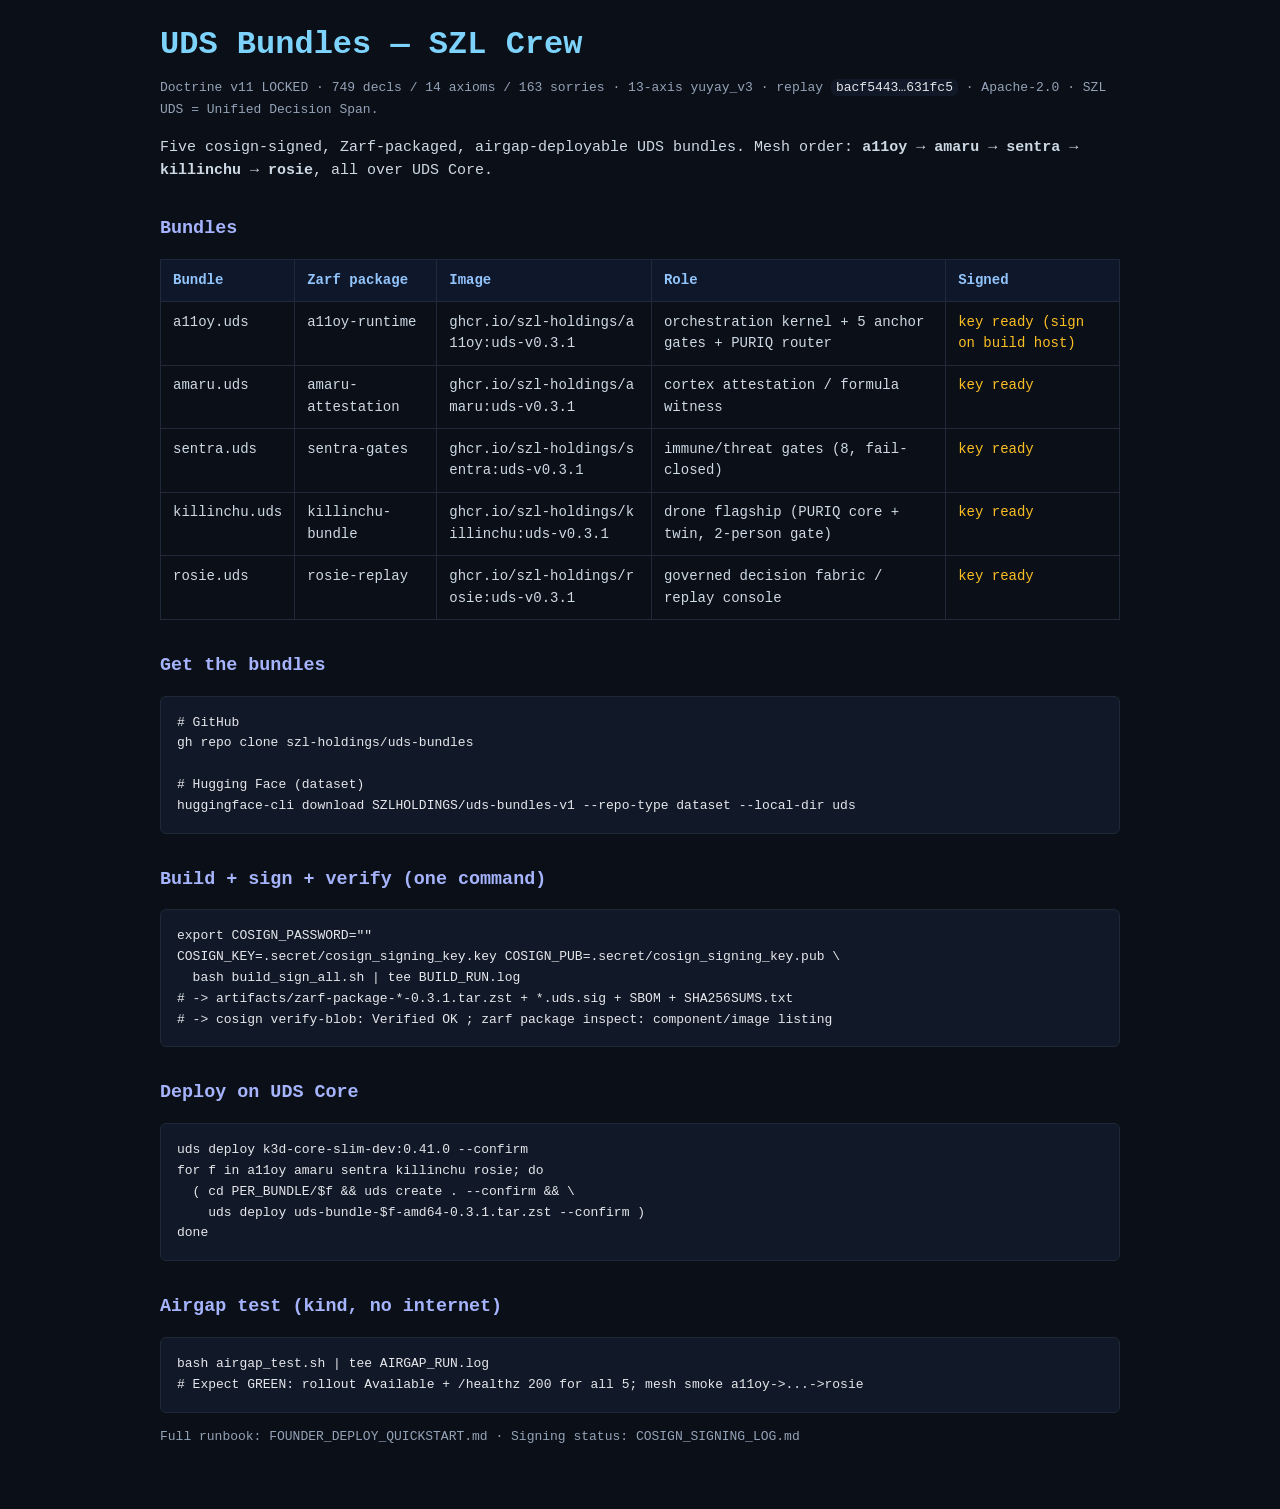
<file: uds-bundles/a11oy_uds_tab/uds.html>
<!-- Copyright 2026 SZL Holdings — SPDX-License-Identifier: Apache-2.0 -->
<!-- a11oy /uds tab — ADDITIVE static surface. Drop into the a11oy HF Space and add a
     route (e.g. @app.get("/uds") returning this file) WITHOUT touching existing routes.
     PURIQ gotcha: if served from a new .py, add an explicit `COPY uds.html ./uds.html`
     line to the a11oy Dockerfile (it uses per-file COPY, not `COPY . .`). -->
<!DOCTYPE html>
<html lang="en">
<head>
  <meta charset="utf-8"/>
  <meta name="viewport" content="width=device-width, initial-scale=1, viewport-fit=cover"/>
  <meta name="color-scheme" content="dark"/>
  <title>a11oy · UDS Bundles</title>
  <style>
    /* Sovereign: 0 runtime CDN, system fonts only. */
    *{box-sizing:border-box}
    body{font-family:ui-monospace,SFMono-Regular,Menlo,Consolas,monospace;background:#0b0f17;color:#cdd9e5;
      margin:0;line-height:1.55;overflow-x:hidden;-webkit-text-size-adjust:100%;
      font-size:15px;
      padding:max(1.5rem,env(safe-area-inset-top)) max(1.25rem,env(safe-area-inset-right))
              3rem max(1.25rem,env(safe-area-inset-left))}
    .wrap{max-width:960px;margin:0 auto}
    h1{color:#7dd3fc;font-size:clamp(1.5rem,5vw,2rem);line-height:1.15;margin:.2rem 0 .6rem}
    h2{color:#a5b4fc;margin-top:2rem;font-size:1.15rem}
    p{font-size:15px}
    code,pre{background:#111827;color:#e5e7eb;border-radius:6px}
    code{padding:1px 5px;word-break:break-word}
    pre{padding:1rem;overflow-x:auto;border:1px solid #1f2937;font-size:13px;line-height:1.6;
      white-space:pre;-webkit-overflow-scrolling:touch}
    pre code{background:none;padding:0}
    table{border-collapse:collapse;width:100%;margin:1rem 0;font-size:14px}
    th,td{border:1px solid #1f2937;padding:.6rem .75rem;text-align:left;vertical-align:top}
    th{background:#0f172a;color:#93c5fd}
    .green{color:#4ade80}.amber{color:#fbbf24}
    a{color:#7dd3fc}
    a{display:inline-block;min-height:44px;line-height:44px}
    a:focus-visible{outline:2px solid #7dd3fc;outline-offset:2px;border-radius:4px}
    .locked{font-size:13px;color:#94a3b8;line-height:1.7}
    .img{font-family:ui-monospace,Menlo,monospace;word-break:break-all}
    /* ── mobile (<=680px): stack the bundle table into cards (no h-scroll) ── */
    @media(max-width:680px){
      table,thead,tbody,tr,th,td{display:block}
      thead{position:absolute;width:1px;height:1px;overflow:hidden;clip:rect(0 0 0 0);white-space:nowrap}
      tr{border:1px solid #1f2937;border-radius:10px;background:#0d1322;margin:0 0 .85rem;padding:.4rem .25rem;overflow:hidden}
      td{border:0;border-bottom:1px solid #16203250;padding:.55rem .9rem;display:grid;
        grid-template-columns:minmax(7.5rem,40%) 1fr;gap:.6rem;align-items:start}
      td:last-child{border-bottom:0}
      td::before{content:attr(data-label);color:#7d8aa3;font-size:12px;text-transform:uppercase;
        letter-spacing:.04em;align-self:center}
      .img{font-size:12.5px}
    }
    @media(prefers-reduced-motion:reduce){
      *,*::before,*::after{animation-duration:.01ms!important;transition-duration:.01ms!important}
    }
  </style>
</head>
<body>
  <div class="wrap">
  <h1>UDS Bundles — SZL Crew</h1>
  <p class="locked">Doctrine v11 LOCKED · 749 decls / 14 axioms / 163 sorries · 13-axis yuyay_v3 ·
     replay <code>bacf5443…631fc5</code> · Apache-2.0 · SZL UDS = Unified Decision Span.</p>

  <p>Five cosign-signed, Zarf-packaged, airgap-deployable UDS bundles. Mesh order:
     <strong>a11oy → amaru → sentra → killinchu → rosie</strong>, all over UDS Core.</p>

  <h2>Bundles</h2>
  <table>
    <thead><tr><th>Bundle</th><th>Zarf package</th><th>Image</th><th>Role</th><th>Signed</th></tr></thead>
    <tbody>
      <tr><td data-label="Bundle">a11oy.uds</td><td data-label="Zarf package">a11oy-runtime</td><td data-label="Image" class="img">ghcr.io/szl-holdings/a11oy:uds-v0.3.1</td><td data-label="Role">orchestration kernel + 5 anchor gates + PURIQ router</td><td data-label="Signed" class="amber">key ready (sign on build host)</td></tr>
      <tr><td data-label="Bundle">amaru.uds</td><td data-label="Zarf package">amaru-attestation</td><td data-label="Image" class="img">ghcr.io/szl-holdings/amaru:uds-v0.3.1</td><td data-label="Role">cortex attestation / formula witness</td><td data-label="Signed" class="amber">key ready</td></tr>
      <tr><td data-label="Bundle">sentra.uds</td><td data-label="Zarf package">sentra-gates</td><td data-label="Image" class="img">ghcr.io/szl-holdings/sentra:uds-v0.3.1</td><td data-label="Role">immune/threat gates (8, fail-closed)</td><td data-label="Signed" class="amber">key ready</td></tr>
      <tr><td data-label="Bundle">killinchu.uds</td><td data-label="Zarf package">killinchu-bundle</td><td data-label="Image" class="img">ghcr.io/szl-holdings/killinchu:uds-v0.3.1</td><td data-label="Role">drone flagship (PURIQ core + twin, 2-person gate)</td><td data-label="Signed" class="amber">key ready</td></tr>
      <tr><td data-label="Bundle">rosie.uds</td><td data-label="Zarf package">rosie-replay</td><td data-label="Image" class="img">ghcr.io/szl-holdings/rosie:uds-v0.3.1</td><td data-label="Role">governed decision fabric / replay console</td><td data-label="Signed" class="amber">key ready</td></tr>
    </tbody>
  </table>

  <h2>Get the bundles</h2>
  <pre># GitHub
gh repo clone szl-holdings/uds-bundles

# Hugging Face (dataset)
huggingface-cli download SZLHOLDINGS/uds-bundles-v1 --repo-type dataset --local-dir uds</pre>

  <h2>Build + sign + verify (one command)</h2>
  <pre>export COSIGN_PASSWORD=""
COSIGN_KEY=.secret/cosign_signing_key.key COSIGN_PUB=.secret/cosign_signing_key.pub \
  bash build_sign_all.sh | tee BUILD_RUN.log
# -> artifacts/zarf-package-*-0.3.1.tar.zst + *.uds.sig + SBOM + SHA256SUMS.txt
# -> cosign verify-blob: Verified OK ; zarf package inspect: component/image listing</pre>

  <h2>Deploy on UDS Core</h2>
  <pre>uds deploy k3d-core-slim-dev:0.41.0 --confirm
for f in a11oy amaru sentra killinchu rosie; do
  ( cd PER_BUNDLE/$f && uds create . --confirm && \
    uds deploy uds-bundle-$f-amd64-0.3.1.tar.zst --confirm )
done</pre>

  <h2>Airgap test (kind, no internet)</h2>
  <pre>bash airgap_test.sh | tee AIRGAP_RUN.log
# Expect GREEN: rollout Available + /healthz 200 for all 5; mesh smoke a11oy-&gt;...-&gt;rosie</pre>

  <p class="locked">Full runbook: FOUNDER_DEPLOY_QUICKSTART.md · Signing status: COSIGN_SIGNING_LOG.md</p>
  </div>
</body>
</html>
</file>
